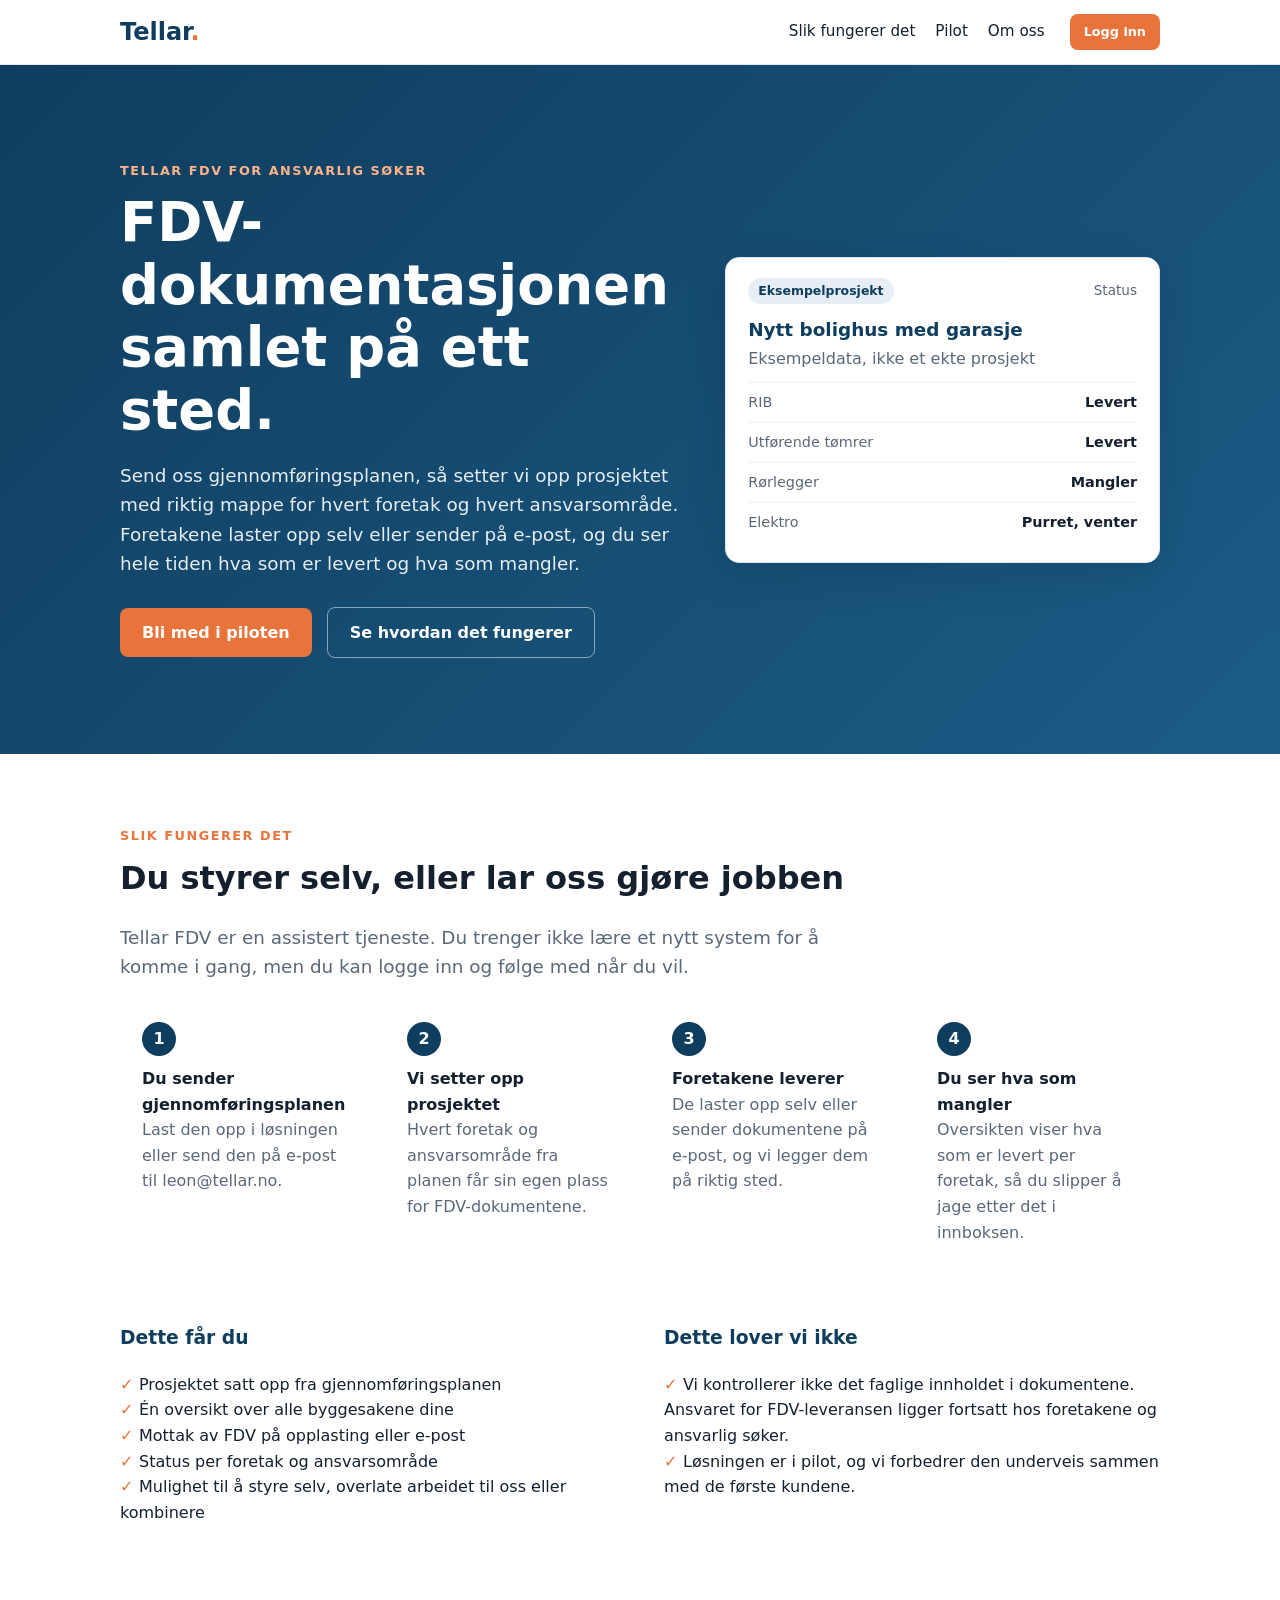
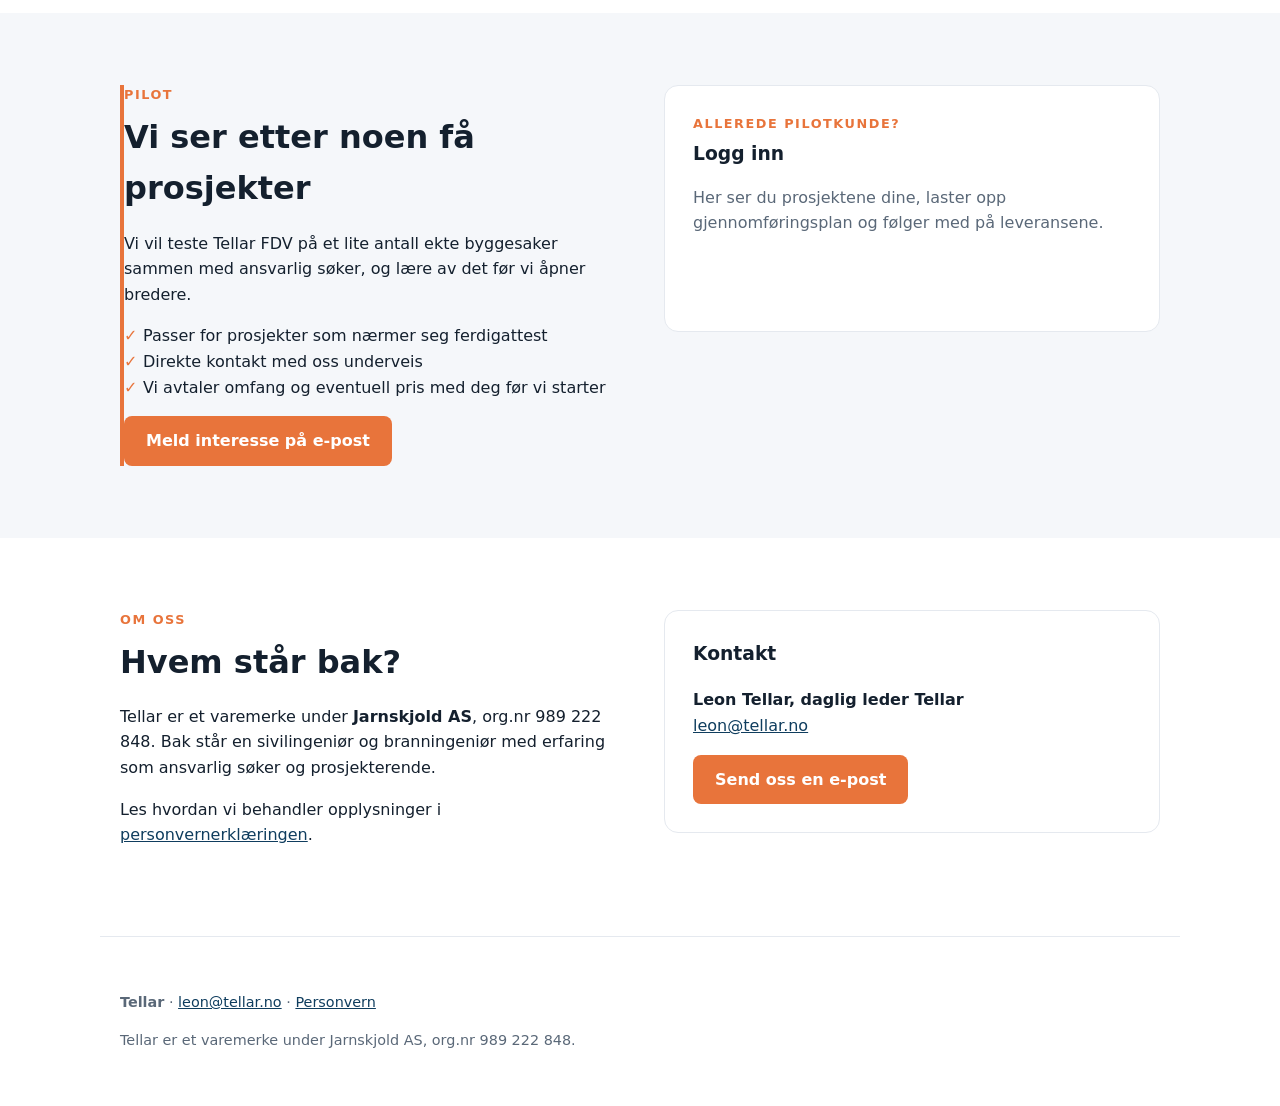
<file: index.html>
<!doctype html>
<html lang="no">
<head>
<meta charset="utf-8">
<meta name="viewport" content="width=device-width, initial-scale=1">
<title>Tellar FDV – FDV-dokumentasjon samlet, uten jaging</title>
<meta name="description" content="Tellar FDV hjelper ansvarlig søker å samle FDV-dokumentasjon fra alle foretak i byggesaken. Vi setter opp prosjektet fra gjennomføringsplanen og følger opp leveransene. Pilot for et lite antall prosjekter.">
<link rel="stylesheet" href="style.css">
</head>
<body>
<header class="top">
  <div class="wrap nav">
    <a class="logo" href="index.html">Tellar<span>.</span></a>
    <nav>
      <a href="#slik">Slik fungerer det</a><a href="#pilot">Pilot</a><a href="#om">Om oss</a>
      <a class="btn small" href="https://tellar-fdv-88mo.onrender.com/private/login">Logg inn</a>
    </nav>
  </div>
</header>

<section class="hero">
  <div class="wrap hero-grid">
    <div>
      <p class="eyebrow light">Tellar FDV for ansvarlig søker</p>
      <h1>FDV-dokumentasjonen samlet på ett sted.</h1>
      <p class="lead">Send oss gjennomføringsplanen, så setter vi opp prosjektet med riktig mappe for hvert foretak og hvert ansvarsområde. Foretakene laster opp selv eller sender på e-post, og du ser hele tiden hva som er levert og hva som mangler.</p>
      <div class="cta">
        <a class="btn" href="mailto:leon@tellar.no?subject=Pilot%20Tellar%20FDV&body=Firma%3A%0AProsjekt%20(adresse%2Fkommune)%3A%0AFase%3A%0ATelefon%3A">Bli med i piloten</a>
        <a class="btn ghost" href="#slik">Se hvordan det fungerer</a>
      </div>
    </div>
    <div class="hero-card" aria-hidden="true">
      <div class="lead-card">
        <div class="lc-head"><span class="pill">Eksempelprosjekt</span><span class="muted">Status</span></div>
        <h4>Nytt bolighus med garasje</h4>
        <p class="muted">Eksempeldata, ikke et ekte prosjekt</p>
        <div class="lc-row"><span>RIB</span><b>Levert</b></div>
        <div class="lc-row"><span>Utførende tømrer</span><b>Levert</b></div>
        <div class="lc-row"><span>Rørlegger</span><b>Mangler</b></div>
        <div class="lc-row"><span>Elektro</span><b>Purret, venter</b></div>
      </div>
    </div>
  </div>
</section>

<section id="slik" class="wrap section">
  <p class="eyebrow">Slik fungerer det</p>
  <h2>Du styrer selv, eller lar oss gjøre jobben</h2>
  <p class="lead dark">Tellar FDV er en assistert tjeneste. Du trenger ikke lære et nytt system for å komme i gang, men du kan logge inn og følge med når du vil.</p>
  <ol class="steps">
    <li><b>Du sender gjennomføringsplanen</b><span>Last den opp i løsningen eller send den på e-post til leon@tellar.no.</span></li>
    <li><b>Vi setter opp prosjektet</b><span>Hvert foretak og ansvarsområde fra planen får sin egen plass for FDV-dokumentene.</span></li>
    <li><b>Foretakene leverer</b><span>De laster opp selv eller sender dokumentene på e-post, og vi legger dem på riktig sted.</span></li>
    <li><b>Du ser hva som mangler</b><span>Oversikten viser hva som er levert per foretak, så du slipper å jage etter det i innboksen.</span></li>
  </ol>

  <div class="two">
    <div>
      <h3 class="sub">Dette får du</h3>
      <ul class="check">
        <li>Prosjektet satt opp fra gjennomføringsplanen</li>
        <li>Én oversikt over alle byggesakene dine</li>
        <li>Mottak av FDV på opplasting eller e-post</li>
        <li>Status per foretak og ansvarsområde</li>
        <li>Mulighet til å styre selv, overlate arbeidet til oss eller kombinere</li>
      </ul>
    </div>
    <div>
      <h3 class="sub">Dette lover vi ikke</h3>
      <ul class="check">
        <li>Vi kontrollerer ikke det faglige innholdet i dokumentene. Ansvaret for FDV-leveransen ligger fortsatt hos foretakene og ansvarlig søker.</li>
        <li>Løsningen er i pilot, og vi forbedrer den underveis sammen med de første kundene.</li>
      </ul>
    </div>
  </div>
</section>

<section id="pilot" class="band">
  <div class="wrap section two">
    <div class="pilot">
      <p class="eyebrow">Pilot</p>
      <h2>Vi ser etter noen få prosjekter</h2>
      <p>Vi vil teste Tellar FDV på et lite antall ekte byggesaker sammen med ansvarlig søker, og lære av det før vi åpner bredere.</p>
      <ul class="check">
        <li>Passer for prosjekter som nærmer seg ferdigattest</li>
        <li>Direkte kontakt med oss underveis</li>
        <li>Vi avtaler omfang og eventuell pris med deg før vi starter</li>
      </ul>
      <a class="btn" href="mailto:leon@tellar.no?subject=Pilot%20Tellar%20FDV&body=Firma%3A%0AProsjekt%20(adresse%2Fkommune)%3A%0AFase%3A%0ATelefon%3A">Meld interesse på e-post</a>
    </div>
    <div class="price">
      <p class="eyebrow">Allerede pilotkunde?</p>
      <h3>Logg inn</h3>
      <p class="muted">Her ser du prosjektene dine, laster opp gjennomføringsplan og følger med på leveransene.</p>
      <a class="btn ghost" href="https://tellar-fdv-88mo.onrender.com/private/login">Gå til innlogging</a>
    </div>
  </div>
</section>

<section id="om" class="wrap section two">
  <div>
    <p class="eyebrow">Om oss</p>
    <h2>Hvem står bak?</h2>
    <p>Tellar er et varemerke under <b>Jarnskjold AS</b>, org.nr 989 222 848. Bak står en sivilingeniør og branningeniør med erfaring som ansvarlig søker og prosjekterende.</p>
    <p>Les hvordan vi behandler opplysninger i <a href="privacy.html">personvernerklæringen</a>.</p>
  </div>
  <div class="contact">
    <h3>Kontakt</h3>
    <p><b>Leon Tellar, daglig leder Tellar</b><br><a href="mailto:leon@tellar.no">leon@tellar.no</a></p>
    <a class="btn" href="mailto:leon@tellar.no?subject=Tellar%20FDV">Send oss en e-post</a>
  </div>
</section>

<footer class="wrap foot">
  <p><b>Tellar</b> · <a href="mailto:leon@tellar.no">leon@tellar.no</a> · <a href="privacy.html">Personvern</a></p>
  <p>Tellar er et varemerke under Jarnskjold AS, org.nr 989 222 848.</p>
</footer>
</body>
</html>
</file>
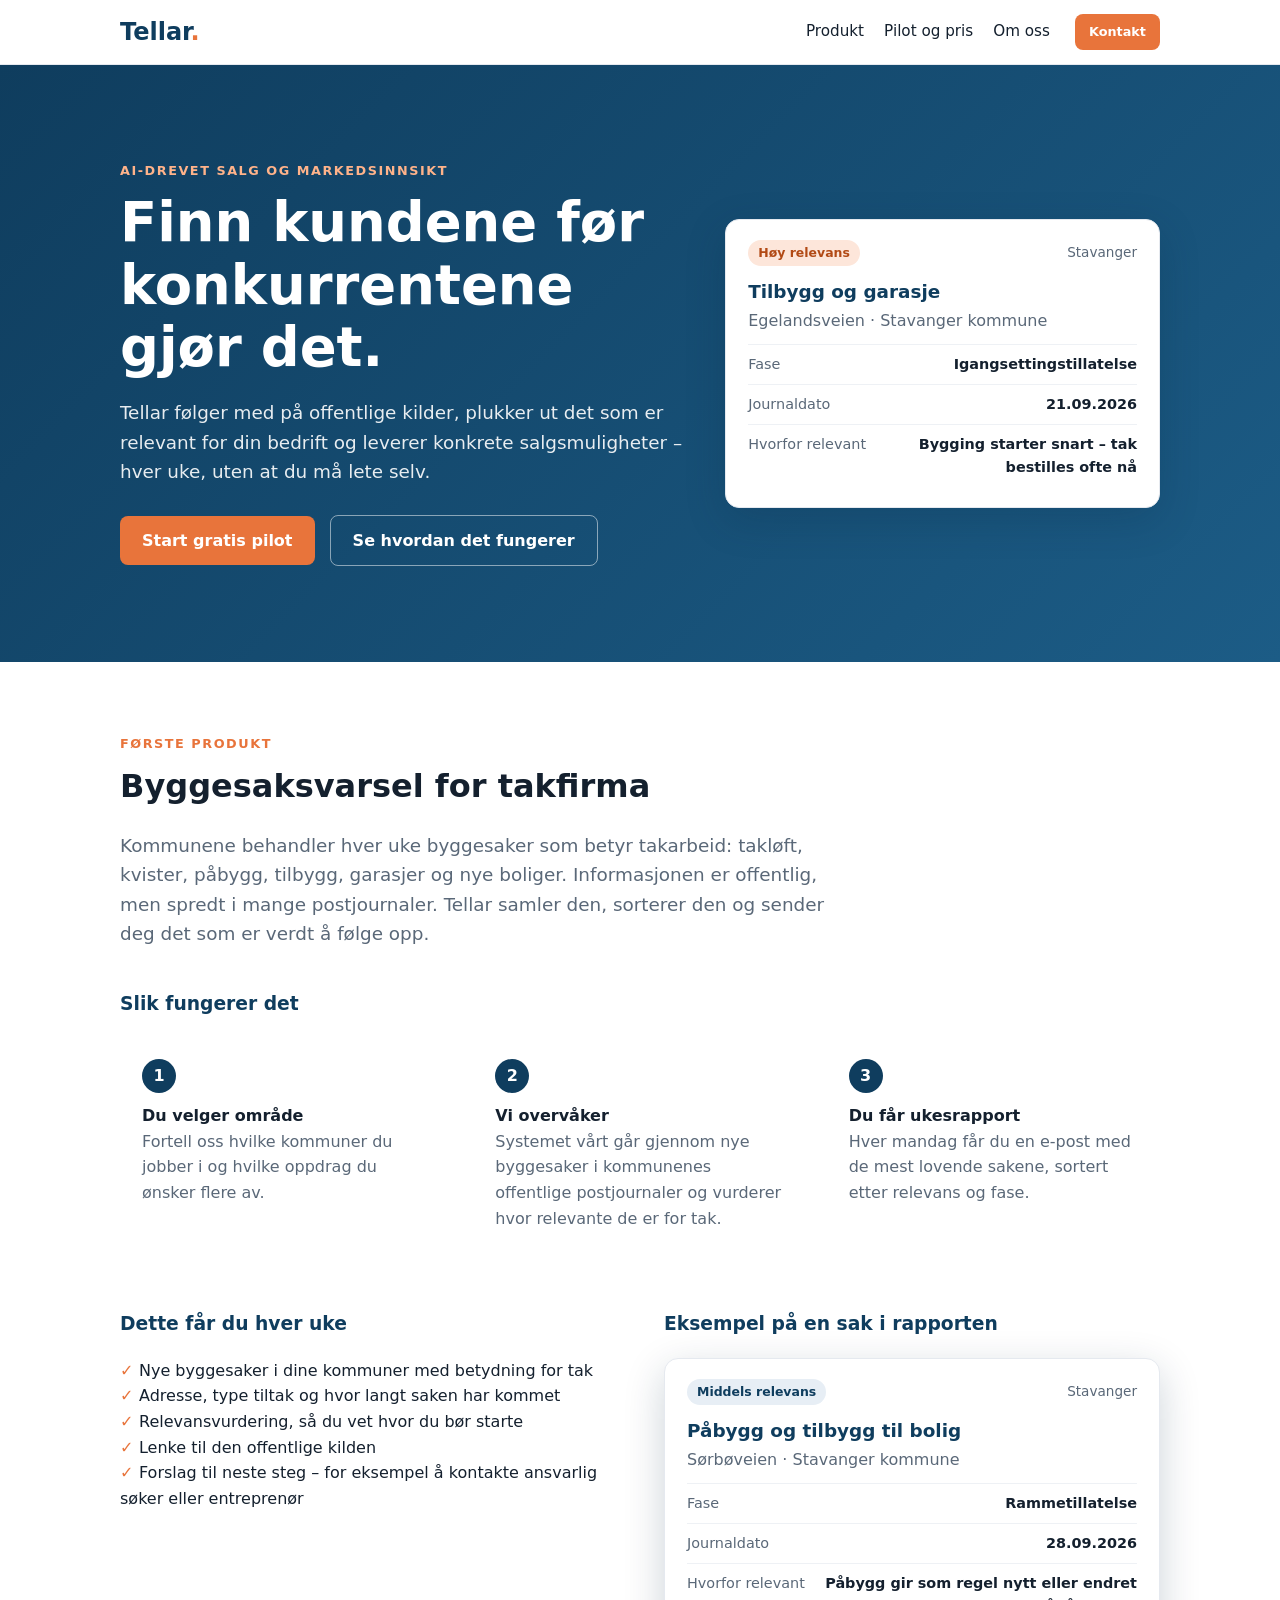
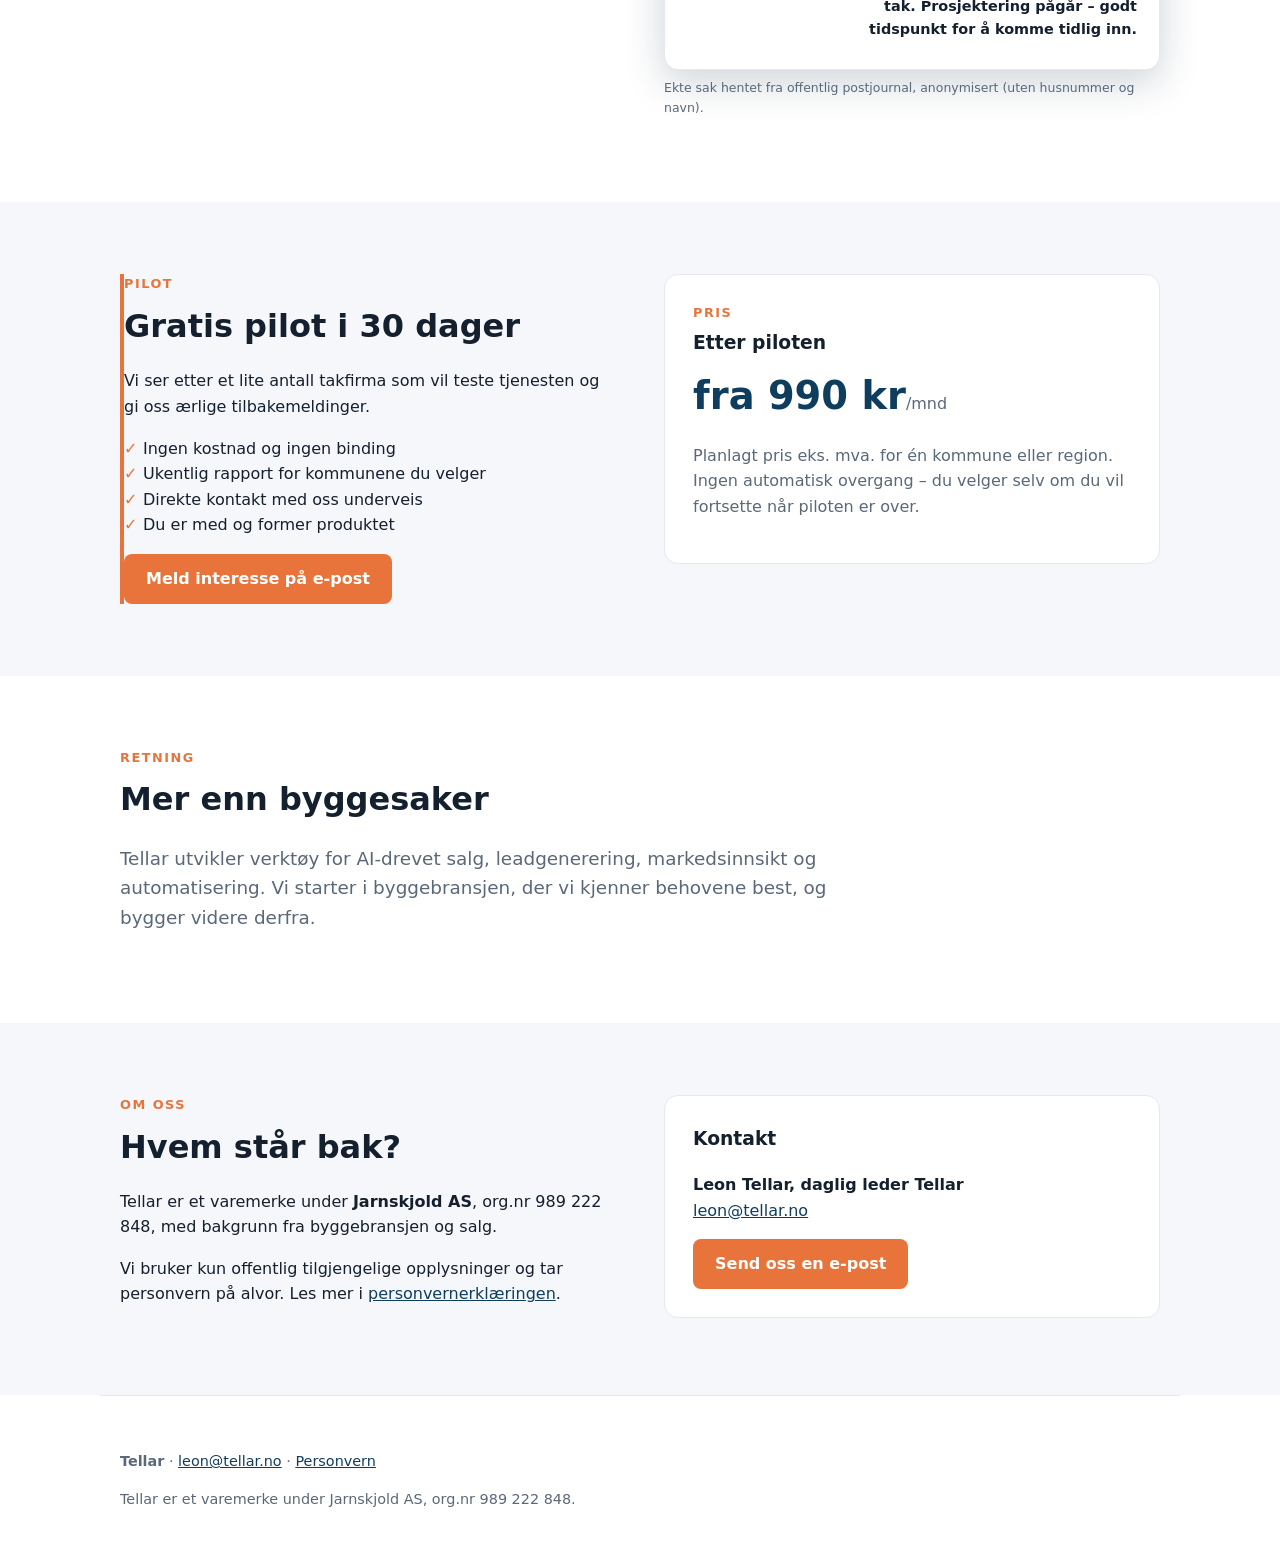
<file: byggesaksvarsel/index.html>
<!doctype html>
<html lang="no">
<head>
<meta charset="utf-8">
<meta name="viewport" content="width=device-width, initial-scale=1">
<title>Tellar – AI-drevet salg og markedsinnsikt for bedrifter</title>
<meta name="description" content="Tellar gjør offentlige data om til konkrete salgsmuligheter. Første produkt: Byggesaksvarsel for takfirma. Gratis pilot i 30 dager.">
<link rel="stylesheet" href="../style.css">
</head>
<body>
<header class="top">
  <div class="wrap nav">
    <a class="logo" href="../index.html">Tellar<span>.</span></a>
    <nav>
      <a href="#produkt">Produkt</a><a href="#pilot">Pilot og pris</a><a href="#om">Om oss</a>
      <a class="btn small" href="mailto:leon@tellar.no?subject=Pilot%20Byggesaksvarsel">Kontakt</a>
    </nav>
  </div>
</header>

<section class="hero">
  <div class="wrap hero-grid">
    <div>
      <p class="eyebrow light">AI-drevet salg og markedsinnsikt</p>
      <h1>Finn kundene før konkurrentene gjør det.</h1>
      <p class="lead">Tellar følger med på offentlige kilder, plukker ut det som er relevant for din bedrift og leverer konkrete salgsmuligheter – hver uke, uten at du må lete selv.</p>
      <div class="cta">
        <a class="btn" href="#pilot">Start gratis pilot</a>
        <a class="btn ghost" href="#produkt">Se hvordan det fungerer</a>
      </div>
    </div>
    <div class="hero-card" aria-hidden="true">
      <div class="lead-card">
        <div class="lc-head"><span class="pill hot">Høy relevans</span><span class="muted">Stavanger</span></div>
        <h4>Tilbygg og garasje</h4>
        <p class="muted">Egelandsveien · Stavanger kommune</p>
        <div class="lc-row"><span>Fase</span><b>Igangsettingstillatelse</b></div>
        <div class="lc-row"><span>Journaldato</span><b>21.09.2026</b></div>
        <div class="lc-row"><span>Hvorfor relevant</span><b>Bygging starter snart – tak bestilles ofte nå</b></div>
      </div>
    </div>
  </div>
</section>

<section id="produkt" class="wrap section">
  <p class="eyebrow">Første produkt</p>
  <h2>Byggesaksvarsel for takfirma</h2>
  <p class="lead dark">Kommunene behandler hver uke byggesaker som betyr takarbeid: takløft, kvister, påbygg, tilbygg, garasjer og nye boliger. Informasjonen er offentlig, men spredt i mange postjournaler. Tellar samler den, sorterer den og sender deg det som er verdt å følge opp.</p>

  <h3 class="sub">Slik fungerer det</h3>
  <ol class="steps">
    <li><b>Du velger område</b><span>Fortell oss hvilke kommuner du jobber i og hvilke oppdrag du ønsker flere av.</span></li>
    <li><b>Vi overvåker</b><span>Systemet vårt går gjennom nye byggesaker i kommunenes offentlige postjournaler og vurderer hvor relevante de er for tak.</span></li>
    <li><b>Du får ukesrapport</b><span>Hver mandag får du en e-post med de mest lovende sakene, sortert etter relevans og fase.</span></li>
  </ol>

  <div class="two">
    <div>
      <h3 class="sub">Dette får du hver uke</h3>
      <ul class="check">
        <li>Nye byggesaker i dine kommuner med betydning for tak</li>
        <li>Adresse, type tiltak og hvor langt saken har kommet</li>
        <li>Relevansvurdering, så du vet hvor du bør starte</li>
        <li>Lenke til den offentlige kilden</li>
        <li>Forslag til neste steg – for eksempel å kontakte ansvarlig søker eller entreprenør</li>
      </ul>
    </div>
    <div>
      <h3 class="sub">Eksempel på en sak i rapporten</h3>
      <div class="lead-card">
        <div class="lc-head"><span class="pill">Middels relevans</span><span class="muted">Stavanger</span></div>
        <h4>Påbygg og tilbygg til bolig</h4>
        <p class="muted">Sørbøveien · Stavanger kommune</p>
        <div class="lc-row"><span>Fase</span><b>Rammetillatelse</b></div>
        <div class="lc-row"><span>Journaldato</span><b>28.09.2026</b></div>
        <div class="lc-row"><span>Hvorfor relevant</span><b>Påbygg gir som regel nytt eller endret tak. Prosjektering pågår – godt tidspunkt for å komme tidlig inn.</b></div>
      </div>
      <p class="tiny">Ekte sak hentet fra offentlig postjournal, anonymisert (uten husnummer og navn).</p>
    </div>
  </div>
</section>

<section id="pilot" class="band">
  <div class="wrap section two">
    <div class="pilot">
      <p class="eyebrow">Pilot</p>
      <h2>Gratis pilot i 30 dager</h2>
      <p>Vi ser etter et lite antall takfirma som vil teste tjenesten og gi oss ærlige tilbakemeldinger.</p>
      <ul class="check">
        <li>Ingen kostnad og ingen binding</li>
        <li>Ukentlig rapport for kommunene du velger</li>
        <li>Direkte kontakt med oss underveis</li>
        <li>Du er med og former produktet</li>
      </ul>
      <a class="btn" href="mailto:leon@tellar.no?subject=Pilot%20Byggesaksvarsel%20for%20takfirma&body=Firmanavn%3A%0AKommuner%20vi%20jobber%20i%3A%0ATelefon%3A">Meld interesse på e-post</a>
    </div>
    <div class="price">
      <p class="eyebrow">Pris</p>
      <h3>Etter piloten</h3>
      <p class="big">fra 990 kr<span>/mnd</span></p>
      <p class="muted">Planlagt pris eks. mva. for én kommune eller region. Ingen automatisk overgang – du velger selv om du vil fortsette når piloten er over.</p>
    </div>
  </div>
</section>

<section class="wrap section">
  <p class="eyebrow">Retning</p>
  <h2>Mer enn byggesaker</h2>
  <p class="lead dark">Tellar utvikler verktøy for AI-drevet salg, leadgenerering, markedsinnsikt og automatisering. Vi starter i byggebransjen, der vi kjenner behovene best, og bygger videre derfra.</p>
</section>

<section id="om" class="band">
  <div class="wrap section two">
    <div>
      <p class="eyebrow">Om oss</p>
      <h2>Hvem står bak?</h2>
      <p>Tellar er et varemerke under <b>Jarnskjold AS</b>, org.nr 989 222 848, med bakgrunn fra byggebransjen og salg.</p>
      <p>Vi bruker kun offentlig tilgjengelige opplysninger og tar personvern på alvor. Les mer i <a href="../privacy.html">personvernerklæringen</a>.</p>
    </div>
    <div class="contact">
      <h3>Kontakt</h3>
      <p><b>Leon Tellar, daglig leder Tellar</b><br><a href="mailto:leon@tellar.no">leon@tellar.no</a></p>
      <a class="btn" href="mailto:leon@tellar.no?subject=Henvendelse%20til%20Tellar">Send oss en e-post</a>
    </div>
  </div>
</section>

<footer class="wrap foot">
  <p><b>Tellar</b> · <a href="mailto:leon@tellar.no">leon@tellar.no</a> · <a href="../privacy.html">Personvern</a></p>
  <p>Tellar er et varemerke under Jarnskjold AS, org.nr 989 222 848.</p>
</footer>
</body>
</html>
</file>
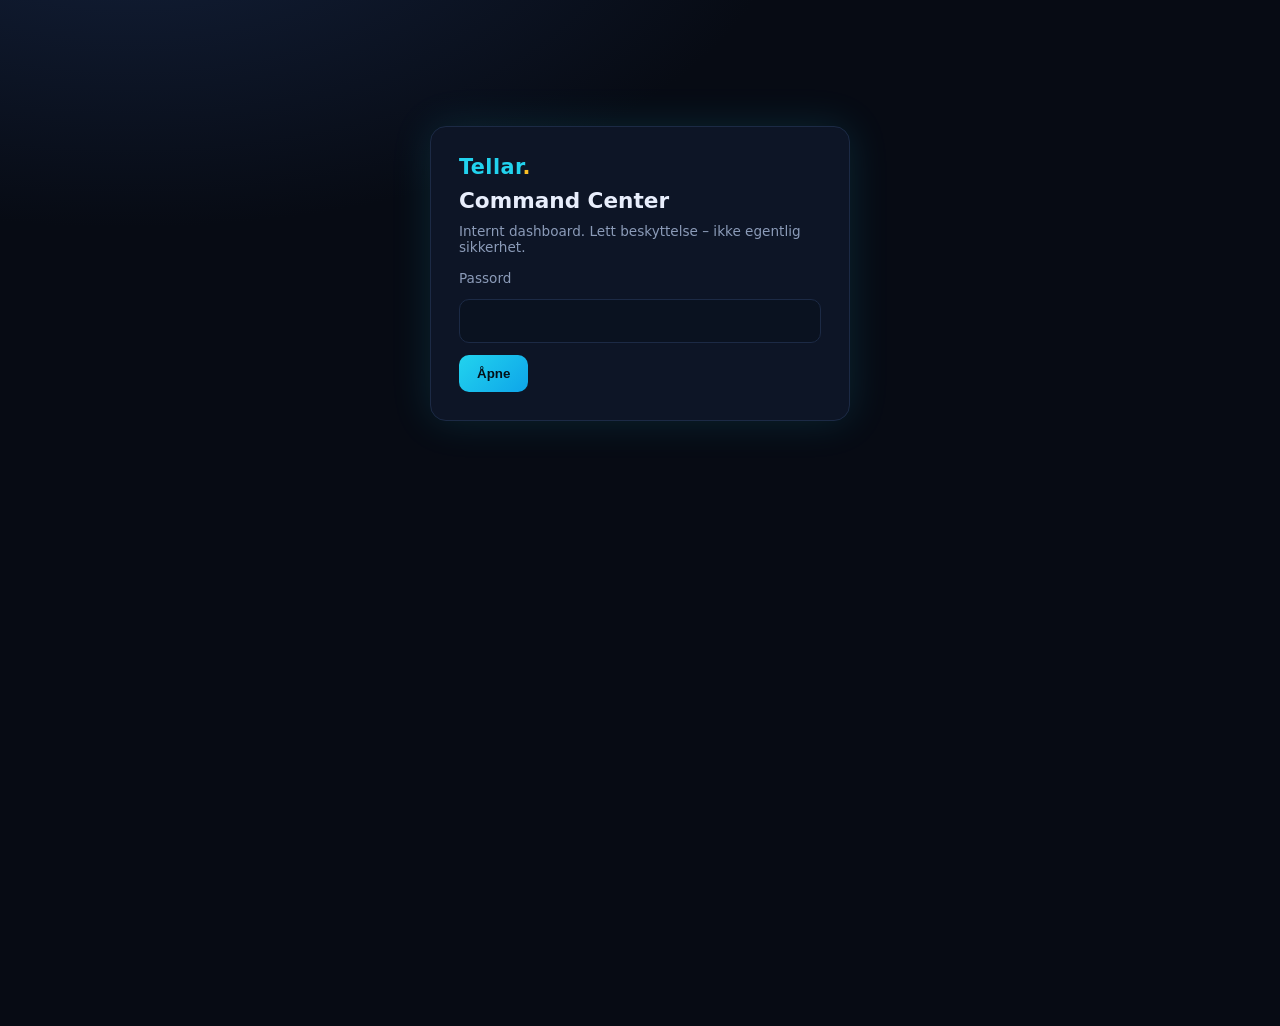
<file: dashboard/index.html>
<!doctype html>
<html lang="no">
<head>
<meta charset="utf-8">
<meta name="viewport" content="width=device-width, initial-scale=1">
<meta name="robots" content="noindex, nofollow">
<title>Tellar Command Center</title>
<style>
:root{
  --bg:#070b14; --panel:#0d1526; --panel2:#111c31; --border:#1c2a45;
  --text:#e8eefc; --muted:#8b9bb8; --cyan:#22d3ee; --green:#34d399;
  --amber:#fbbf24; --pink:#f472b6; --violet:#a78bfa; --red:#fb7185;
}
*{box-sizing:border-box}
body{margin:0;font-family:Inter,ui-sans-serif,system-ui,-apple-system,Segoe UI,Roboto,sans-serif;background:radial-gradient(1200px 600px at 10% -10%,#13203a 0%,var(--bg) 55%);color:var(--text);min-height:100vh}
a{color:var(--cyan)}
.gate{max-width:420px;margin:14vh auto;padding:28px;background:var(--panel);border:1px solid var(--border);border-radius:16px;box-shadow:0 0 40px #22d3ee22}
.gate h1{font-size:1.35rem;margin:.4em 0}
.gate .logo{font-weight:800;letter-spacing:.02em;color:var(--cyan);text-decoration:none;font-size:1.3rem}
.gate .logo span{color:var(--amber)}
.gate input{width:100%;padding:12px 14px;border-radius:10px;border:1px solid var(--border);background:#0a1220;color:var(--text);font-size:1rem;margin:12px 0}
.gate .err{color:var(--red);font-size:.9rem;display:none}
.btn{display:inline-block;background:linear-gradient(135deg,var(--cyan),#0ea5e9);color:#041018;border:0;padding:11px 18px;border-radius:10px;font-weight:700;cursor:pointer}
.hint{color:var(--muted);font-size:.85rem;margin-top:10px}
#app{display:none}
.shell{max-width:1280px;margin:0 auto;padding:16px 18px 48px}
.top{display:flex;justify-content:space-between;align-items:center;gap:12px;flex-wrap:wrap;margin-bottom:18px;padding:12px 16px;background:var(--panel);border:1px solid var(--border);border-radius:14px}
.brand{display:flex;align-items:center;gap:12px}
.brand .mark{font-weight:800;font-size:1.25rem;color:var(--cyan)}.brand .mark span{color:var(--amber)}
.brand .sub{color:var(--muted);font-size:.82rem}
.live{display:flex;align-items:center;gap:8px;font-variant-numeric:tabular-nums;color:var(--green);font-size:.95rem}
.live i{width:8px;height:8px;border-radius:50%;background:var(--green);box-shadow:0 0 10px var(--green);animation:pulse 1.6s infinite}
@keyframes pulse{0%,100%{opacity:1}50%{opacity:.35}}
.logout{background:transparent;border:1px solid var(--border);color:var(--muted);border-radius:8px;padding:7px 12px;cursor:pointer}
.warn{font-size:.75rem;color:var(--amber);opacity:.85;margin:0 0 14px}
.kpis{display:grid;grid-template-columns:repeat(5,1fr);gap:12px;margin-bottom:14px}
.kpi{background:linear-gradient(180deg,var(--panel2),var(--panel));border:1px solid var(--border);border-radius:14px;padding:14px 16px;position:relative;overflow:hidden}
.kpi::after{content:"";position:absolute;inset:auto -20% -40% 40%;height:80%;background:radial-gradient(circle,var(--glow,#22d3ee33),transparent 70%);pointer-events:none}
.kpi .label{color:var(--muted);font-size:.75rem;text-transform:uppercase;letter-spacing:.08em}
.kpi .val{font-size:1.85rem;font-weight:800;font-variant-numeric:tabular-nums;margin:4px 0;color:var(--glow,#22d3ee)}
.kpi canvas{width:100%!important;height:36px!important}
.grid{display:grid;grid-template-columns:1.4fr 1fr;gap:12px;margin-bottom:12px}
.grid3{display:grid;grid-template-columns:1.1fr 1fr 1fr;gap:12px;margin-bottom:12px}
.panel{background:var(--panel);border:1px solid var(--border);border-radius:14px;padding:16px 18px;min-height:0}
.panel h2{margin:0 0 12px;font-size:.95rem;font-weight:700;color:var(--text);display:flex;justify-content:space-between;align-items:center}
.panel h2 span{color:var(--muted);font-weight:500;font-size:.78rem}
.chart-box{position:relative;height:240px}
.chart-box.sm{height:200px}
.timeline{list-style:none;padding:0;margin:0}
.timeline li{display:grid;grid-template-columns:16px 1fr;gap:12px;padding:8px 0;border-left:none}
.timeline .dot{width:12px;height:12px;border-radius:50%;margin-top:4px;box-shadow:0 0 8px currentColor}
.timeline .dot.ferdig{background:var(--green);color:var(--green)}
.timeline .dot.pågår{background:var(--amber);color:var(--amber)}
.timeline .dot.planlagt{background:#334155;color:#64748b;box-shadow:none}
.timeline .meta{color:var(--muted);font-size:.8rem}
.list{margin:0;padding-left:1.1rem;color:var(--muted);font-size:.9rem}
.list li{margin:.45rem 0}
.status-row{display:flex;flex-wrap:wrap;gap:10px;font-size:.85rem;color:var(--muted)}
.badge{border:1px solid var(--border);border-radius:999px;padding:4px 10px;background:#0a1220}
.badge b{color:var(--cyan)}
.progress{height:8px;background:#0a1220;border-radius:99px;overflow:hidden;margin:8px 0 4px}
.progress i{display:block;height:100%;background:linear-gradient(90deg,var(--cyan),var(--violet));border-radius:99px}
.note{color:var(--muted);font-size:.78rem;margin-top:14px}
.tbl-wrap{overflow-x:auto}
.tbl{width:100%;border-collapse:collapse;font-size:.85rem}
.tbl th{text-align:left;color:var(--muted);font-weight:600;font-size:.75rem;text-transform:uppercase;letter-spacing:.06em;padding:6px 8px;border-bottom:1px solid var(--border)}
.tbl td{padding:7px 8px;border-bottom:1px solid #15213a;vertical-align:top}
.tbl td.num{font-variant-numeric:tabular-nums;color:var(--green);font-weight:700}
@media(max-width:980px){.kpis{grid-template-columns:repeat(2,1fr)}.grid,.grid3{grid-template-columns:1fr}.kpi:last-child{grid-column:1/-1}}
@media(max-width:520px){.kpis{grid-template-columns:1fr}}
</style>
</head>
<body>
<div id="gate" class="gate">
  <a class="logo" href="/">Tellar<span>.</span></a>
  <h1>Command Center</h1>
  <p class="hint">Internt dashboard. Lett beskyttelse – ikke egentlig sikkerhet.</p>
  <form id="login">
    <label for="pw" class="hint">Passord</label>
    <input id="pw" type="password" autocomplete="current-password" required>
    <p class="err" id="err">Feil passord</p>
    <button class="btn" type="submit">Åpne</button>
  </form>
</div>

<div id="app">
  <div class="shell">
    <div class="top">
      <div class="brand">
        <div class="mark">Tellar<span>.</span></div>
        <div class="sub" id="produkt">Command Center</div>
      </div>
      <div class="live"><i></i><span id="clock">–</span></div>
      <button class="logout" id="logout" type="button">Logg ut</button>
    </div>
    <p class="warn">Passordet beskytter kun mot tilfeldig innsyn. data.json er lesbar for den som kjenner URL-en.</p>

    <div class="kpis" id="kpis"></div>

    <div class="grid">
      <section class="panel">
        <h2>Saker per dag <span>siste 30 dager · journaldato</span></h2>
        <div class="chart-box"><canvas id="cDay"></canvas></div>
      </section>
      <section class="panel">
        <h2>Saker per uke <span>ISO-uker</span></h2>
        <div class="chart-box"><canvas id="cWeek"></canvas></div>
      </section>
    </div>

    <div class="grid3">
      <section class="panel">
        <h2>Per kommune</h2>
        <div class="chart-box sm"><canvas id="cKom"></canvas></div>
      </section>
      <section class="panel">
        <h2>Scorefordeling</h2>
        <div class="chart-box sm"><canvas id="cScore"></canvas></div>
      </section>
      <section class="panel">
        <h2>Fasefordeling</h2>
        <div class="chart-box sm"><canvas id="cFase"></canvas></div>
      </section>
    </div>

    <section class="panel" style="margin-bottom:12px">
      <h2>Topp leads <span>anonymisert · høyest score først</span></h2>
      <div class="tbl-wrap"><table class="tbl">
        <thead><tr><th>Score</th><th>Dato</th><th>Kommune</th><th>Type</th><th>Fase</th></tr></thead>
        <tbody id="toppRows"><tr><td colspan="5">–</td></tr></tbody>
      </table></div>
    </section>

    <section class="panel" style="margin-bottom:12px">
      <h2>Bygging starter nå <span id="igMeta">igangsettingstillatelser · høyest score først</span></h2>
      <div class="tbl-wrap"><table class="tbl">
        <thead><tr><th>Score</th><th>Dato</th><th>Kommune</th><th>Type</th><th>Fase</th></tr></thead>
        <tbody id="igRows"><tr><td colspan="5">–</td></tr></tbody>
      </table></div>
    </section>

    <div class="grid">
      <section class="panel">
        <h2>30-dagers plan <span id="planPct"></span></h2>
        <div class="progress"><i id="planBar" style="width:0%"></i></div>
        <div class="status-row" id="milepeler"></div>
      </section>
      <section class="panel">
        <h2>Siste kjøring</h2>
        <div class="status-row" id="lastrun"></div>
        <h2 style="margin-top:22px">Oppgaver</h2>
        <div class="status-row" id="oppgaver"></div>
      </section>
    </div>
    <p class="note">Tellar er et varemerke under Jarnskjold AS, org.nr 989 222 848 · Oppdatert <span id="oppdatert">–</span></p>
    <p class="note">Data om nybygg: <a href="https://www.kartverket.no/">© Kartverket</a> (CC BY 4.0)</p>
  </div>
</div>

<script src="vendor/chart.umd.min.js"></script>
<script>
const HASH="a9b1e515888eae9656888f17903785f2585c6621b38915339469f74fc7e6cb19";
const neon=["#22d3ee","#34d399","#a78bfa","#fbbf24","#f472b6","#60a5fa","#fb7185","#2dd4bf"];
Chart.defaults.color="#8b9bb8";
Chart.defaults.borderColor="#1c2a45";
Chart.defaults.font.family="Inter, system-ui, sans-serif";

async function sha(s){
  const b=new TextEncoder().encode(s);
  const h=await crypto.subtle.digest("SHA-256",b);
  return [...new Uint8Array(h)].map(x=>x.toString(16).padStart(2,"0")).join("");
}
function showApp(){document.getElementById("gate").style.display="none";document.getElementById("app").style.display="block";tick();load()}
document.getElementById("login").onsubmit=async e=>{
  e.preventDefault();
  const p=document.getElementById("pw").value.trim();
  if(await sha(p)===HASH){sessionStorage.setItem("tellar_ok","1");showApp()}
  else document.getElementById("err").style.display="block";
};
document.getElementById("logout").onclick=()=>{sessionStorage.removeItem("tellar_ok");location.reload()};
if(sessionStorage.getItem("tellar_ok")==="1") showApp();

function tick(){
  const el=document.getElementById("clock");
  const fmt=()=>{el.textContent=new Date().toLocaleString("nb-NO",{timeZone:"Europe/Oslo",weekday:"short",day:"2-digit",month:"short",hour:"2-digit",minute:"2-digit",second:"2-digit"})+" CEST"};
  fmt(); setInterval(fmt,1000);
}
function animateCount(el, target, suffix=""){
  const t0=performance.now(), dur=900, from=0;
  const step=t=>{
    const p=Math.min(1,(t-t0)/dur);
    const eased=1-Math.pow(1-p,3);
    const v=from+(target-from)*eased;
    el.textContent=(Number.isInteger(target)?Math.round(v):v.toFixed(1))+suffix;
    if(p<1) requestAnimationFrame(step);
  };
  requestAnimationFrame(step);
}
function spark(canvas, values, color){
  return new Chart(canvas,{type:"line",data:{labels:values.map((_,i)=>i),datasets:[{data:values,borderColor:color,borderWidth:2,pointRadius:0,tension:.35,fill:true,backgroundColor:color+"22"}]},
    options:{responsive:true,maintainAspectRatio:false,plugins:{legend:{display:false},tooltip:{enabled:false}},scales:{x:{display:false},y:{display:false,min:0}}}});
}
function bar(id, labels, values, color){
  return new Chart(document.getElementById(id),{type:"bar",data:{labels,datasets:[{data:values,backgroundColor:color,borderRadius:6,borderSkipped:false}]},
    options:{responsive:true,maintainAspectRatio:false,plugins:{legend:{display:false}},scales:{x:{grid:{display:false}},y:{beginAtZero:true,ticks:{precision:0}}}}});
}
function line(id, labels, values, color){
  return new Chart(document.getElementById(id),{type:"line",data:{labels,datasets:[{data:values,borderColor:color,backgroundColor:color+"33",fill:true,tension:.3,pointRadius:2,pointHoverRadius:5}]},
    options:{responsive:true,maintainAspectRatio:false,plugins:{legend:{display:false}},scales:{x:{grid:{display:false}},y:{beginAtZero:true,ticks:{precision:0}}}}});
}
function doughnut(id, labels, values){
  return new Chart(document.getElementById(id),{type:"doughnut",data:{labels,datasets:[{data:values,backgroundColor:neon,borderWidth:0}]},
    options:{responsive:true,maintainAspectRatio:false,cutout:"62%",plugins:{legend:{position:"bottom",labels:{boxWidth:10,font:{size:11}}}}}});
}

async function load(){
  const d=await (await fetch("data.json",{cache:"no-store"})).json();
  document.getElementById("oppdatert").textContent=d.oppdatert||"–";
  const L=d.leads||{}, O=d.okonomi||{};
  const dayVals=L.per_dag?.values||[];
  const kpis=[
    {label:"Saker totalt", val:L.totalt||0, glow:"#22d3ee", spark:dayVals, suf:""},
    {label:"Relevante denne uka", val:L.relevante_siste_7_dager||0, glow:"#34d399", spark:dayVals.slice(-7), suf:""},
    {label:"Pilotkunder", val:d.pilotkunder||0, glow:"#a78bfa", spark:[0,0,0,0,0,0,d.pilotkunder||0], suf:""},
    {label:"MRR", val:d.mrr_nok||0, glow:"#fbbf24", spark:[0,0,0,0,0,0,d.mrr_nok||0], suf:" kr"},
    {label:"Kostnader", val:O.totalt||0, glow:"#f472b6", spark:[0,0,0,O.totalt||0], suf:" kr"},
  ];
  const box=document.getElementById("kpis");
  box.innerHTML=kpis.map((k,i)=>`<div class="kpi" style="--glow:${k.glow}"><div class="label">${k.label}</div><div class="val" id="kv${i}">0</div><canvas id="sp${i}"></canvas></div>`).join("");
  kpis.forEach((k,i)=>{animateCount(document.getElementById("kv"+i), k.val, k.suf); spark(document.getElementById("sp"+i), k.spark.length?k.spark:[0], k.glow)});

  line("cDay", L.per_dag?.labels||[], dayVals, "#22d3ee");
  bar("cWeek", L.per_uke?.labels||[], L.per_uke?.values||[], "#a78bfa88");
  const kom=Object.entries(L.per_kommune||{});
  bar("cKom", kom.map(([k])=>k.replace(" kommune","")), kom.map(([,v])=>v), "#34d399aa");
  const sc=L.scorefordeling||{};
  bar("cScore", Object.keys(sc), Object.values(sc), "#fbbf24aa");
  const fa=Object.entries(L.fasefordeling||{});
  doughnut("cFase", fa.map(([k])=>k), fa.map(([,v])=>v));

  const esc=x=>String(x??"").replace(/[&<>"']/g,c=>({"&":"&amp;","<":"&lt;",">":"&gt;",'"':"&quot;","'":"&#39;"}[c]));
  const IG=L.bygging_starter_na||{liste:[]};
  document.getElementById("igMeta").textContent=`${IG.antall||0} igangsettinger · ${IG.siste_14_dager||0} siste 14 dager · høyest score først`;
  const rad=r=>`<tr><td class="num">${esc(r.score)}</td><td>${esc(r.dato)}</td><td>${esc(r.kommune)}</td><td>${esc(r.type)}</td><td>${esc(r.fase)}</td></tr>`;
  document.getElementById("igRows").innerHTML=(IG.liste||[]).map(rad).join("")||'<tr><td colspan="5">Ingen igangsettinger nå</td></tr>';
  document.getElementById("toppRows").innerHTML=(L.topp||[]).map(rad).join("")||'<tr><td colspan="5">Ingen leads</td></tr>';

  const pp=d.plan_progress||{pct:0,ferdig:0,totalt:0};
  document.getElementById("planPct").textContent=`${pp.ferdig||0}/${pp.totalt||0} · ${pp.pct||0}%`;
  document.getElementById("planBar").style.width=(pp.pct||0)+"%";
  document.getElementById("milepeler").innerHTML=`<span class="badge">Ferdig: <b>${esc(pp.ferdig||0)}</b></span><span class="badge">Pågår: <b>${esc(pp["pågår"]||0)}</b></span><span class="badge">Planlagt: <b>${esc(pp.planlagt||0)}</b></span>`;

  document.getElementById("lastrun").innerHTML=`
    <span class="badge">Siste kjøring: <b>${L.siste_kjoring||"–"}</b></span>
    <span class="badge">Pipeline: <b>${L.totalt||0}</b></span>
    <span class="badge">MRR: <b>${d.mrr_nok||0} kr</b></span>
    <span class="badge">Kostnader: <b>${O.totalt||0} kr</b></span>`;
  document.getElementById("oppgaver").innerHTML=`<span class="badge">Venter på Tobbiz: <b>${esc(d.venter_pa_tobbiz_antall||0)}</b></span><span class="badge">Neste steg: <b>${esc(d.neste_steg_antall||0)}</b></span>`;
}
</script>
</body>
</html>
</file>
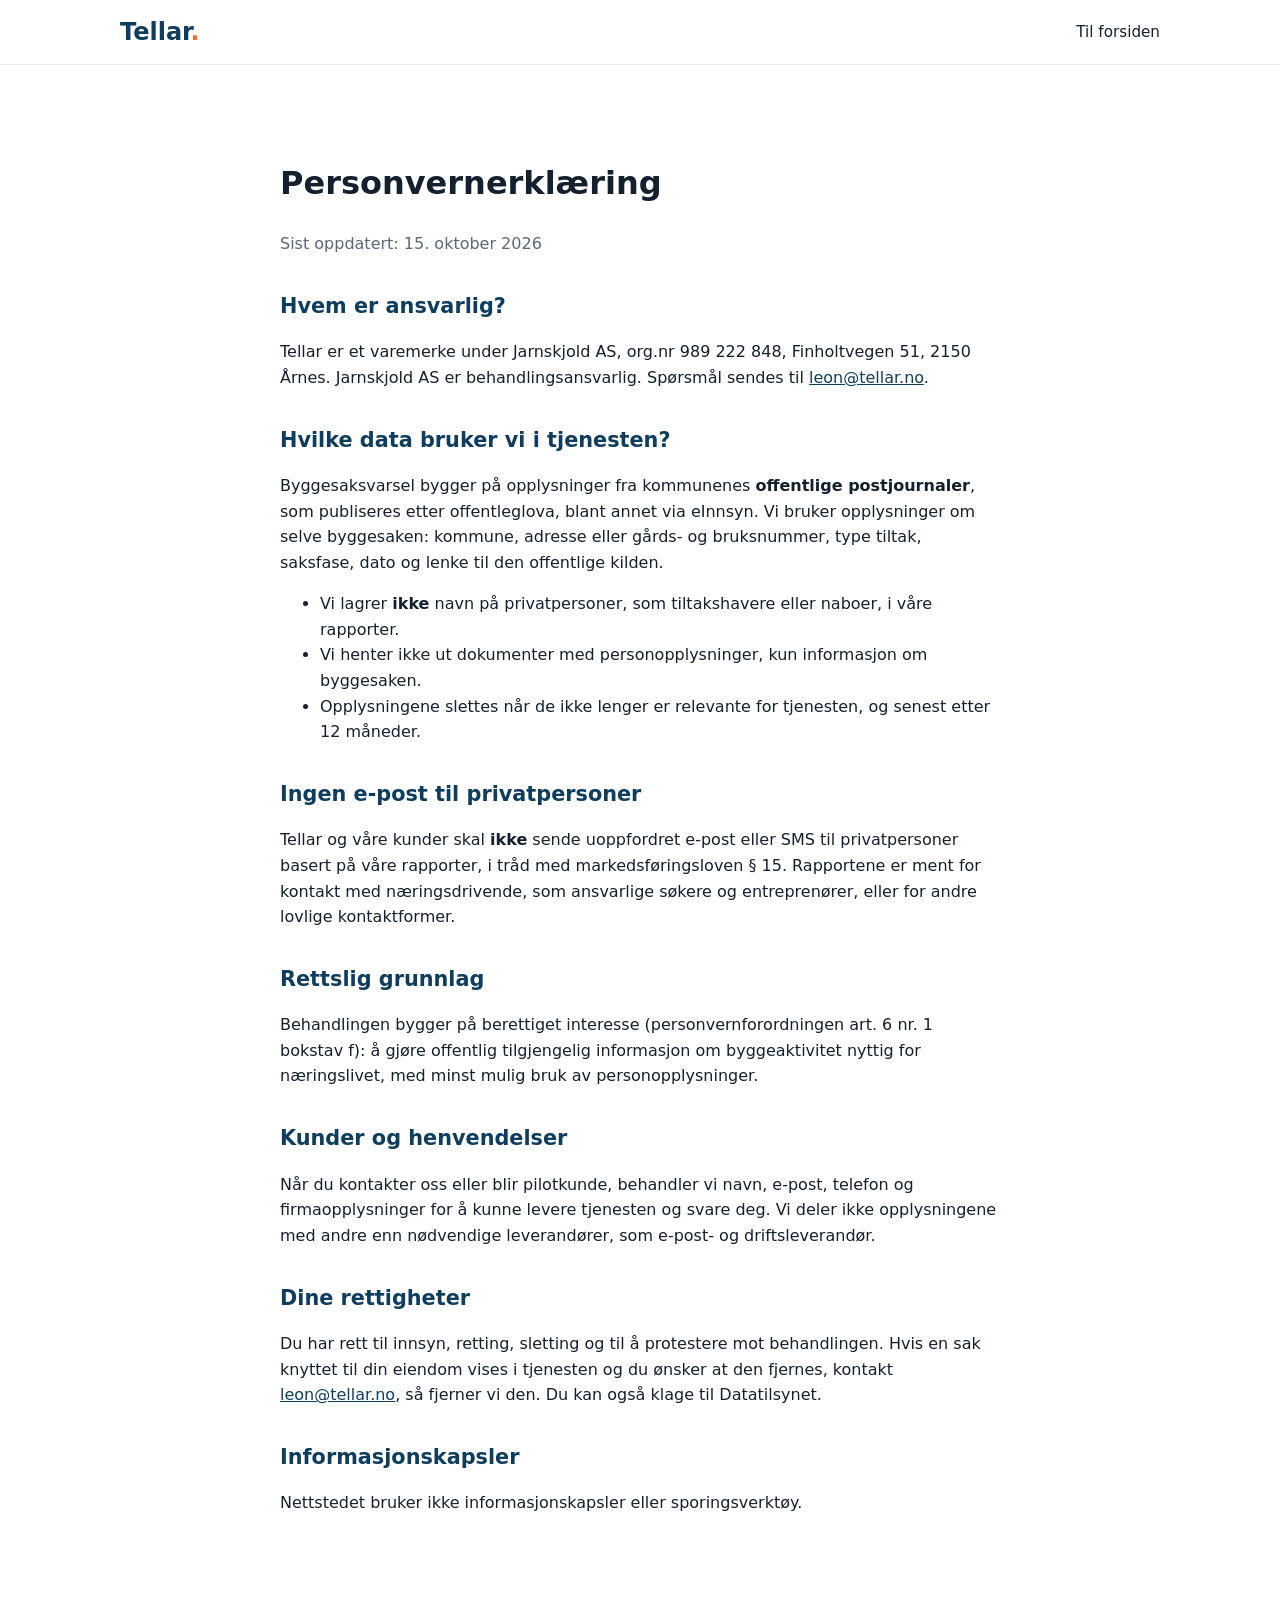
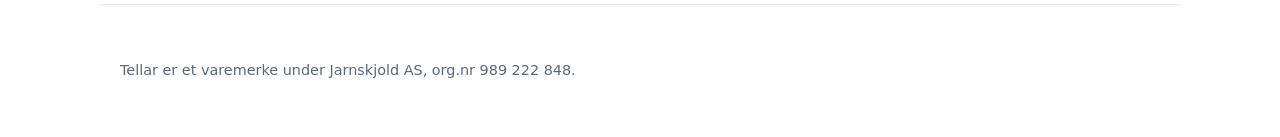
<file: privacy.html>
<!doctype html>
<html lang="no">
<head><meta charset="utf-8"><meta name="viewport" content="width=device-width, initial-scale=1">
<title>Personvern – Tellar</title><link rel="stylesheet" href="style.css"></head>
<body>
<header class="top"><div class="wrap nav"><a class="logo" href="index.html">Tellar<span>.</span></a><nav><a href="index.html">Til forsiden</a></nav></div></header>
<main class="wrap section prose">
<h1>Personvernerklæring</h1>
<p class="muted">Sist oppdatert: 15. oktober 2026</p>
<h2>Hvem er ansvarlig?</h2>
<p>Tellar er et varemerke under Jarnskjold AS, org.nr 989 222 848, Finholtvegen 51, 2150 Årnes. Jarnskjold AS er behandlingsansvarlig. Spørsmål sendes til <a href="mailto:leon@tellar.no">leon@tellar.no</a>.</p>
<h2>Hvilke data bruker vi i tjenesten?</h2>
<p>Byggesaksvarsel bygger på opplysninger fra kommunenes <b>offentlige postjournaler</b>, som publiseres etter offentleglova, blant annet via eInnsyn. Vi bruker opplysninger om selve byggesaken: kommune, adresse eller gårds- og bruksnummer, type tiltak, saksfase, dato og lenke til den offentlige kilden.</p>
<ul>
<li>Vi lagrer <b>ikke</b> navn på privatpersoner, som tiltakshavere eller naboer, i våre rapporter.</li>
<li>Vi henter ikke ut dokumenter med personopplysninger, kun informasjon om byggesaken.</li>
<li>Opplysningene slettes når de ikke lenger er relevante for tjenesten, og senest etter 12 måneder.</li>
</ul>
<h2>Ingen e-post til privatpersoner</h2>
<p>Tellar og våre kunder skal <b>ikke</b> sende uoppfordret e-post eller SMS til privatpersoner basert på våre rapporter, i tråd med markedsføringsloven § 15. Rapportene er ment for kontakt med næringsdrivende, som ansvarlige søkere og entreprenører, eller for andre lovlige kontaktformer.</p>
<h2>Rettslig grunnlag</h2>
<p>Behandlingen bygger på berettiget interesse (personvernforordningen art. 6 nr. 1 bokstav f): å gjøre offentlig tilgjengelig informasjon om byggeaktivitet nyttig for næringslivet, med minst mulig bruk av personopplysninger.</p>
<h2>Kunder og henvendelser</h2>
<p>Når du kontakter oss eller blir pilotkunde, behandler vi navn, e-post, telefon og firmaopplysninger for å kunne levere tjenesten og svare deg. Vi deler ikke opplysningene med andre enn nødvendige leverandører, som e-post- og driftsleverandør.</p>
<h2>Dine rettigheter</h2>
<p>Du har rett til innsyn, retting, sletting og til å protestere mot behandlingen. Hvis en sak knyttet til din eiendom vises i tjenesten og du ønsker at den fjernes, kontakt <a href="mailto:leon@tellar.no">leon@tellar.no</a>, så fjerner vi den. Du kan også klage til Datatilsynet.</p>
<h2>Informasjonskapsler</h2>
<p>Nettstedet bruker ikke informasjonskapsler eller sporingsverktøy.</p>
</main>
<footer class="wrap foot"><p>Tellar er et varemerke under Jarnskjold AS, org.nr 989 222 848.</p></footer>
</body></html>
</file>
<file: style.css>
:root{--ink:#14202e;--muted:#5a6878;--brand:#0f3d5e;--accent:#e8743b;--bg:#f5f7fa}
*{box-sizing:border-box}body{margin:0;font-family:Inter,system-ui,-apple-system,Segoe UI,Roboto,sans-serif;color:var(--ink);line-height:1.6}
a{color:var(--brand)}.wrap{max-width:1080px;margin:0 auto;padding:0 20px}
.top{position:sticky;top:0;background:#fffffff0;border-bottom:1px solid #e5e9ef;z-index:5}
.nav{display:flex;justify-content:space-between;align-items:center;height:64px}
.logo{font-weight:800;font-size:1.5rem;text-decoration:none;color:var(--brand)}.logo span{color:var(--accent)}
nav a{margin-left:20px;text-decoration:none;color:var(--ink);font-size:.95rem}
.btn{display:inline-block;background:var(--accent);color:#fff;padding:12px 22px;border-radius:8px;text-decoration:none;font-weight:600}
.btn.small{padding:8px 14px;color:#fff}.btn.ghost{background:transparent;color:#fff;border:1px solid #ffffff80;margin-left:10px}
.hero{background:linear-gradient(135deg,#0f3d5e,#1c5c86);color:#fff;padding:96px 0}
.hero h1{font-size:clamp(2rem,5vw,3.4rem);line-height:1.15;margin:.2em 0;max-width:780px}
.lead{font-size:1.15rem;max-width:720px;color:inherit;opacity:.9}.cta{margin-top:28px}
.eyebrow{text-transform:uppercase;letter-spacing:.12em;font-size:.8rem;font-weight:700;color:var(--accent);margin:0}
.section{padding:72px 20px}h2{font-size:2rem;margin:.2em 0 .4em}
.grid{display:grid;grid-template-columns:repeat(auto-fit,minmax(240px,1fr));gap:20px;margin-top:28px}
.card{background:#fff;border:1px solid #e5e9ef;border-radius:12px;padding:24px;box-shadow:0 2px 10px #0f3d5e0d}.card h3{margin-top:0;color:var(--brand)}
.band{background:var(--bg)}
.steps{list-style:none;padding:0;display:grid;grid-template-columns:repeat(auto-fit,minmax(200px,1fr));gap:20px;counter-reset:s}
.steps li{background:#fff;border-radius:12px;padding:22px;counter-increment:s;display:flex;flex-direction:column}
.steps li:before{content:counter(s);background:var(--brand);color:#fff;width:34px;height:34px;border-radius:50%;display:grid;place-items:center;font-weight:700;margin-bottom:10px}
.steps span{color:var(--muted)}
.pilot{border-left:4px solid var(--accent)}.check{padding-left:0;list-style:none}.check li:before{content:"✓ ";color:var(--accent);font-weight:700}
.foot{padding:40px 20px;color:var(--muted);font-size:.9rem;border-top:1px solid #e5e9ef}.small{font-size:.8rem}
@media(max-width:640px){nav a:not(.btn){display:none}.hero{padding:64px 0}.btn.ghost{margin:10px 0 0}}
.hero-grid{display:grid;grid-template-columns:1.3fr 1fr;gap:40px;align-items:center}
.eyebrow.light{color:#ffb38a}.lead.dark{opacity:1;color:var(--muted)}
.lead-card{background:#fff;color:var(--ink);border-radius:14px;padding:20px 22px;box-shadow:0 12px 40px #0b2a4033;border:1px solid #e5e9ef}
.lead-card h4{margin:.6em 0 .1em;font-size:1.15rem;color:var(--brand)}.lead-card p{margin:0 0 10px}
.lc-head{display:flex;justify-content:space-between;align-items:center;font-size:.85rem}
.lc-row{display:flex;justify-content:space-between;gap:16px;border-top:1px solid #eef1f5;padding:8px 0;font-size:.9rem}.lc-row span{color:var(--muted);white-space:nowrap}.lc-row b{text-align:right;font-weight:600}
.pill{background:#e7eef5;color:var(--brand);padding:3px 10px;border-radius:99px;font-weight:600;font-size:.78rem}.pill.hot{background:#fde6da;color:#b24a15}
.muted{color:var(--muted)}.tiny{font-size:.78rem;color:var(--muted);margin-top:8px}
.sub{margin-top:40px;color:var(--brand)}
.two{display:grid;grid-template-columns:1fr 1fr;gap:48px;align-items:start}
.price{background:#fff;border-radius:14px;padding:28px;border:1px solid #e5e9ef}.price h3{margin:.2em 0}
.big{font-size:2.4rem;font-weight:800;color:var(--brand);margin:.2em 0}.big span{font-size:1rem;font-weight:500;color:var(--muted)}
.contact{background:#fff;border-radius:14px;padding:28px;border:1px solid #e5e9ef}.contact h3{margin-top:0}
.prose{max-width:760px}.prose h2{font-size:1.3rem;margin-top:1.6em;color:var(--brand)}
@media(max-width:820px){.hero-grid,.two{grid-template-columns:1fr;gap:28px}}
</file>
